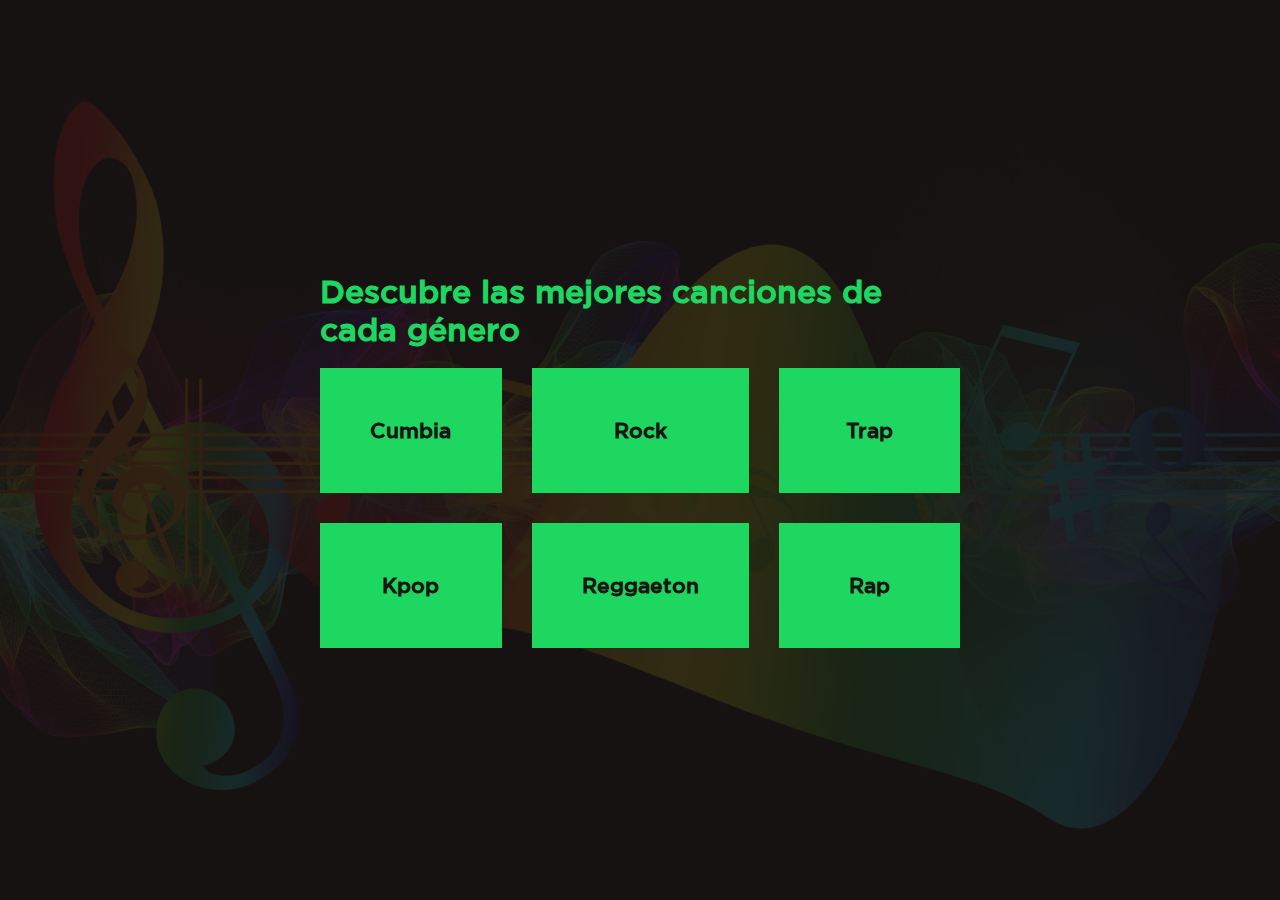
<file: index.html>
<!DOCTYPE html>
<html lang="en">
<head>
  <meta charset="UTF-8">
  <meta http-equiv="X-UA-Compatible" content="IE=edge">
  <meta name="viewport" content="width=device-width, initial-scale=1.0">
  <title>Inicio</title>
  <link rel="stylesheet" href="styles.css">
</head>
<body class="index">
  <div class="wrapper">
    <h1>Descubre las mejores canciones de cada género</h1>
    <div class="grid">
      <a href="./cumbia.html">Cumbia</a>
      <a href="./rock.html">Rock</a>
      <a href="./trap.html">Trap</a>
      <a href="./kpop.html">Kpop</a>
      <a href="./reggaeton.html">Reggaeton</a>
      <a href="./rap.html">Rap</a>
     </div>
  </div>
  </div>
</body>
</html>
</file>
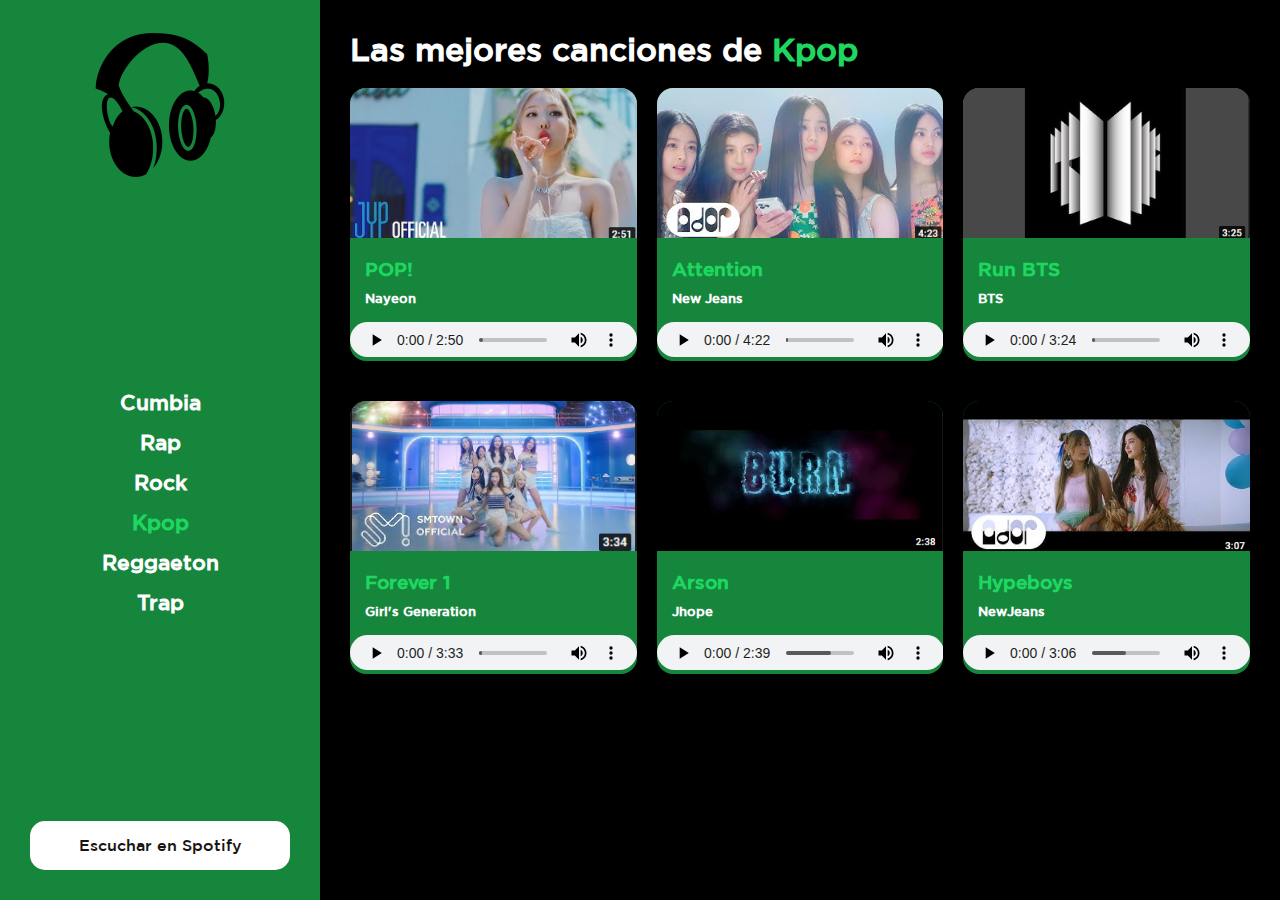
<file: kpop.html>
<!DOCTYPE html>
<html lang="en">
<head>
    <meta charset="UTF-8">
    <meta http-equiv="X-UA-Compatible" content="IE=edge">
    <meta name="viewport" content="width=device-width, initial-scale=1.0">
    <title>Las mejores canciones de Kpop</title>
    <link rel="stylesheet" href="styles.css">
    <link rel="shortcut icon" href="./logo.png" type="image/x-icon">
</head>
<body>
  <div class="grid">
    <div class="left-navbar">
      <div class="logo">
        <img src="./logo.png" alt="Mejores canciones" width="150px">
      </div>
      <div class="nav">
        <a href="cumbia.html">Cumbia</a>
        <a href="rap.html">Rap</a>
        <a href="rock.html">Rock</a>
        <a href="kpop.html" class="active">Kpop</a>
        <a href="reggaeton.html">Reggaeton</a>
        <a href="trap.html">Trap</a>
      </div>
      <div class="footer">
        <a href="https://open.spotify.com/playlist/79y0xZWGc9Fs2358mwtwSF?si=f4314546dc1e4c83" target="_blank">Escuchar en Spotify</a>
      </div>
    </div>
    <div class="main">
      <h1>Las mejores canciones de <span>Kpop</span></h1>
      <div class="canciones">
        <div class="cancion">
          <div class="img">
            <img src="./Portadas/Kpop/pop!.png" alt="">
          </div>
          <h2>POP!</h2>
          <p>Nayeon</p>
          <div class="audio">
            <audio src="./Canciones/Kpop/pop!.mp3" controls></audio>
          </div>
        </div>
        <div class="cancion">
          <div class="img">
            <img src="./Portadas/Kpop/attention.png" alt="">
          </div>
          <h2>Attention</h2>
          <p>New Jeans</p>
          <div class="audio">
            <audio src="./Canciones/Kpop/attention.mp3" controls></audio>
          </div>
        </div>
        <div class="cancion">
          <div class="img">
            <img src="./Portadas/Kpop/run-bts.png" alt="">
          </div>
          <h2>Run BTS</h2>
          <p>BTS</p>
          <div class="audio">
            <audio src="./Canciones/Kpop/run-bts.mp3"controls></audio>
          </div>
        </div>
        <div class="cancion">
          <div class="img">
            <img src="./Portadas/Kpop/forever-1.png" alt="">
          </div>
          <h2>Forever 1</h2>
          <p>Girl's Generation</p>
          <div class="audio">
            <audio src="./Canciones/Kpop/forever-1.mp3" controls></audio>
          </div>
        </div>
        <div class="cancion">
          <div class="img">
            <img src="./Portadas/Kpop/arson.png" alt="">
          </div>
          <h2>Arson</h2>
          <p>Jhope</p>
          <div class="audio">
            <audio src="./Canciones/Kpop/arson.mp3" controls></audio>
          </div>
        </div>
        <div class="cancion">
          <div class="img">
            <img src="./Portadas/Kpop/hype-boys.png" alt="">
          </div>
          <h2>Hypeboys</h2>
          <p>NewJeans</p>
          <div class="audio">
            <audio src="./Canciones/Kpop/hype-boys.mp3" controls></audio>
          </div>
        </div>
      </div>
    </div>
  </div>
</body>
</html>
</file>
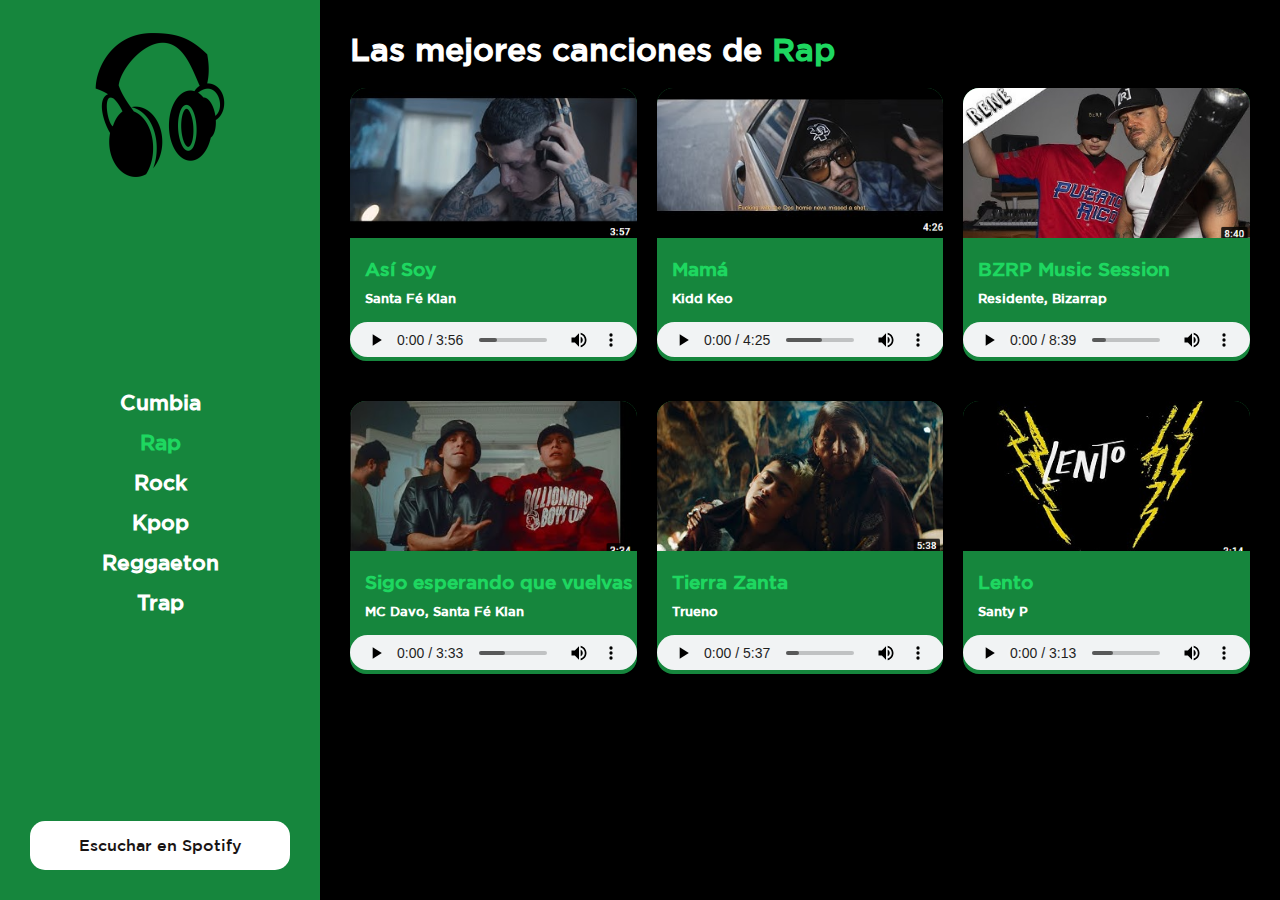
<file: rap.html>
<!DOCTYPE html>
<html lang="en">
<head>
    <meta charset="UTF-8">
    <meta http-equiv="X-UA-Compatible" content="IE=edge">
    <meta name="viewport" content="width=device-width, initial-scale=1.0">
    <title>Las mejores canciones de Rap</title>
    <link rel="stylesheet" href="styles.css">
    <link rel="shortcut icon" href="./logo.png" type="image/x-icon">
</head>
<body>
  <div class="grid">
    <div class="left-navbar">
      <div class="logo">
        <img src="./logo.png" alt="Mejores canciones" width="150px">
      </div>
      <div class="nav">
        <a href="cumbia.html">Cumbia</a>
        <a href="rap.html" class="active">Rap</a>
        <a href="rock.html">Rock</a>
        <a href="kpop.html">Kpop</a>
        <a href="reggaeton.html">Reggaeton</a>
        <a href="trap.html">Trap</a>
      </div>
      <div class="footer">
        <a href="https://open.spotify.com/playlist/1Zj0TQFNJqUchNh6XFH4aZ?si=fe1888d27b434b85" target="_blank">Escuchar en Spotify</a>
      </div>
    </div>
    <div class="main">
      <h1>Las mejores canciones de <span>Rap</span></h1>
      <div class="canciones">
        <div class="cancion">
          <div class="img">
            <img src="./Portadas/Rap/soy.png" alt="">
          </div>
          <h2>Así Soy </h2>
          <p>Santa Fé Klan</p>
          <div class="audio">
            <audio src="./Canciones/Rap/asi-soy.mp3" controls></audio>
          </div>
        </div>
        <div class="cancion">
          <div class="img">
            <img src="./Portadas/Rap/mama.png" alt="">
          </div>
          <h2>Mamá </h2>
          <p>Kidd Keo </p>
          <div class="audio">
            <audio src="./Canciones/Rap/mama-kidd-keo.mp3" controls></audio>
          </div>
        </div>
        <div class="cancion">
          <div class="img">
            <img src="./Portadas/Rap/residente-bzrp-music.png" alt="">
          </div>
          <h2>BZRP Music Session </h2>
          <p>Residente, Bizarrap</p>
          <div class="audio">
            <audio src="./Canciones/Rap/residente-bzrp-music.mp3"controls></audio>
          </div>
        </div>
        <div class="cancion">
          <div class="img">
            <img src="./Portadas/Rap/sigo-esperando-que-vuelvas.png" alt="">
          </div>
          <h2>Sigo esperando que vuelvas </h2>
          <p>MC Davo, Santa Fé Klan</p>
          <div class="audio">
            <audio src="./Canciones/Rap/sigo-esperando-que-vuelvas.mp3" controls></audio>
          </div>
        </div>
        <div class="cancion">
          <div class="img">
            <img src="./Portadas/Rap/tierra-zanta.png" alt="">
          </div>
          <h2>Tierra Zanta</h2>
          <p>Trueno</p>
          <div class="audio">
            <audio src="./Canciones/Rap/tierra-zanta.mp3" controls></audio>
          </div>
        </div>
        <div class="cancion">
          <div class="img">
            <img src="./Portadas/Rap/lento.png" alt="">
          </div>
          <h2>Lento</h2>
          <p>Santy P </p>
          <div class="audio">
            <audio src="./Canciones/Rap/lento.mp3" controls></audio>
          </div>
        </div>
      </div>
    </div>
  </div>
</body>
</html>
</file>
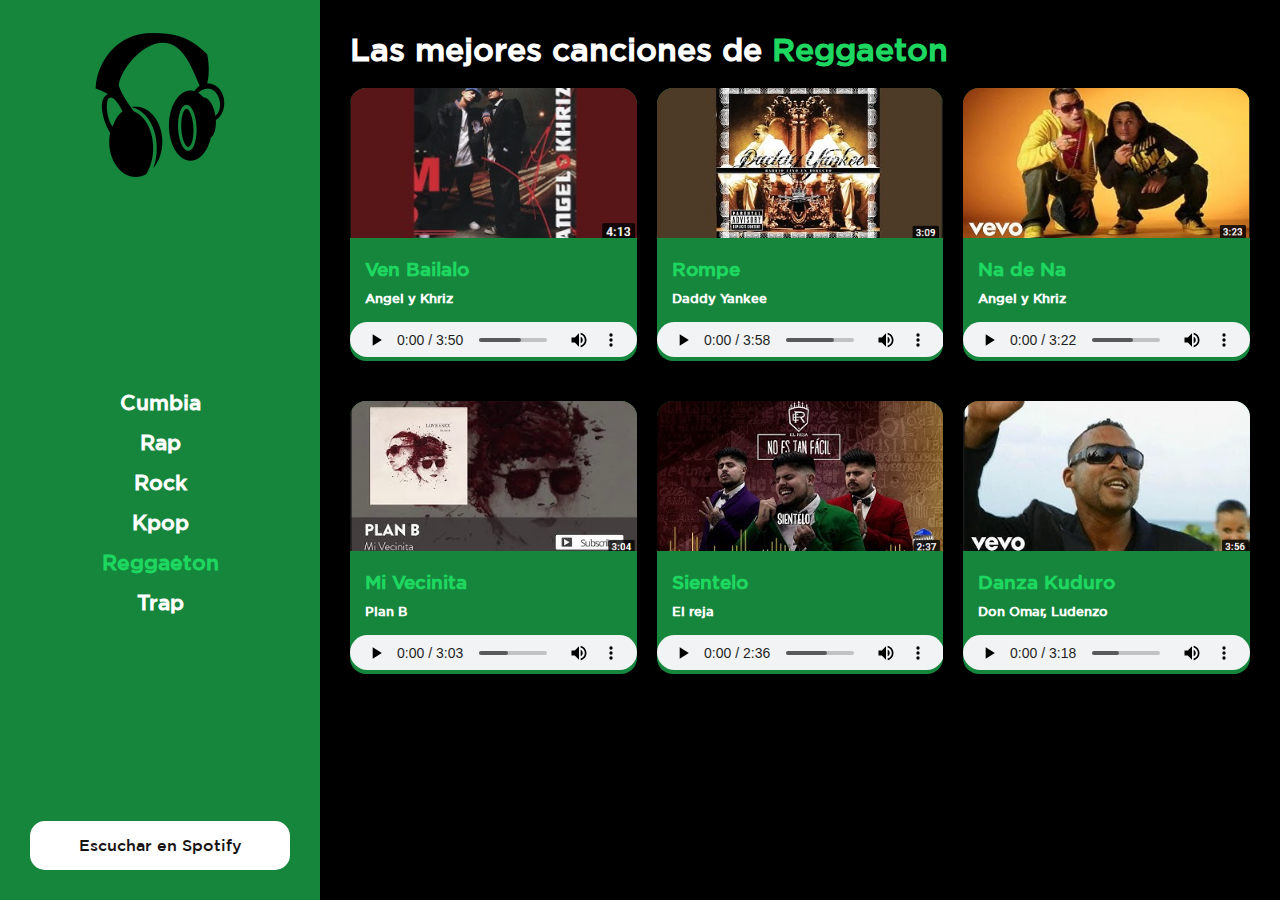
<file: reggaeton.html>
<!DOCTYPE html>
<html lang="en">
<head>
    <meta charset="UTF-8">
    <meta http-equiv="X-UA-Compatible" content="IE=edge">
    <meta name="viewport" content="width=device-width, initial-scale=1.0">
    <title>Las mejores canciones de Reggaeton</title>
    <link rel="stylesheet" href="styles.css">
    <link rel="shortcut icon" href="./logo.png" type="image/x-icon">
</head>
<body>
  <div class="grid">
    <div class="left-navbar">
      <div class="logo">
        <img src="./logo.png" alt="Mejores canciones" width="150px">
      </div>
      <div class="nav">
        <a href="cumbia.html">Cumbia</a>
        <a href="rap.html">Rap</a>
        <a href="rock.html">Rock</a>
        <a href="kpop.html">Kpop</a>
        <a href="reggaeton.html"  class="active">Reggaeton</a>
        <a href="trap.html">Trap</a>
      </div>
      <div class="footer">
        <a href="https://open.spotify.com/playlist/1U1PhhFP5veedQr8Tsdzpj?si=3c3836b18a2a4511" target="_blank">Escuchar en Spotify</a>
      </div>
    </div>
    <div class="main">
      <h1>Las mejores canciones de <span>Reggaeton</span></h1>
      <div class="canciones">
        <div class="cancion">
          <div class="img">
            <img src="./Portadas/Reggaeton/ven-bailalo.png" alt="">
          </div>
          <h2>Ven Bailalo</h2>
          <p>Angel y Khriz</p>
          <div class="audio">
            <audio src="./Canciones/Reggaeton/ven-bailalo.mp3" controls></audio>
          </div>
        </div>
        <div class="cancion">
          <div class="img">
            <img src="./Portadas/Reggaeton/rompe.png" alt="">
          </div>
          <h2>Rompe</h2>
          <p>Daddy Yankee</p>
          <div class="audio">
            <audio src="./Canciones/Reggaeton/rompe.mp3" controls></audio>
          </div>
        </div>
        <div class="cancion">
          <div class="img">
            <img src="./Portadas/Reggaeton/na-de-na.png" alt="">
          </div>
          <h2>Na de Na</h2>
          <p>Angel y Khriz</p>
          <div class="audio">
            <audio src="./Canciones/Reggaeton/na-de-na.mp3"controls></audio>
          </div>
        </div>
        <div class="cancion">
          <div class="img">
            <img src="./Portadas/Reggaeton/plan-b.png" alt="">
          </div>
          <h2>Mi Vecinita</h2>
          <p>Plan B</p>
          <div class="audio">
            <audio src="./Canciones/Reggaeton/mi-vecinita.mp3" controls></audio>
          </div>
        </div>
        <div class="cancion">
          <div class="img">
            <img src="./Portadas/Reggaeton/sientelo.png" alt="">
          </div>
          <h2>Sientelo</h2>
          <p>El reja</p>
          <div class="audio">
            <audio src="./Canciones/Reggaeton/sientelo.mp3" controls></audio>
          </div>
        </div>
        <div class="cancion">
          <div class="img">
            <img src="./Portadas/Reggaeton/danza-kuduro.png" alt="">
          </div>
          <h2>Danza Kuduro</h2>
          <p>Don Omar, Ludenzo</p>
          <div class="audio">
            <audio src="./Canciones/Reggaeton/danza-kuduro.mp3" controls></audio>
          </div>
        </div>
      </div>
    </div>
  </div>
</body>
</html>
</file>
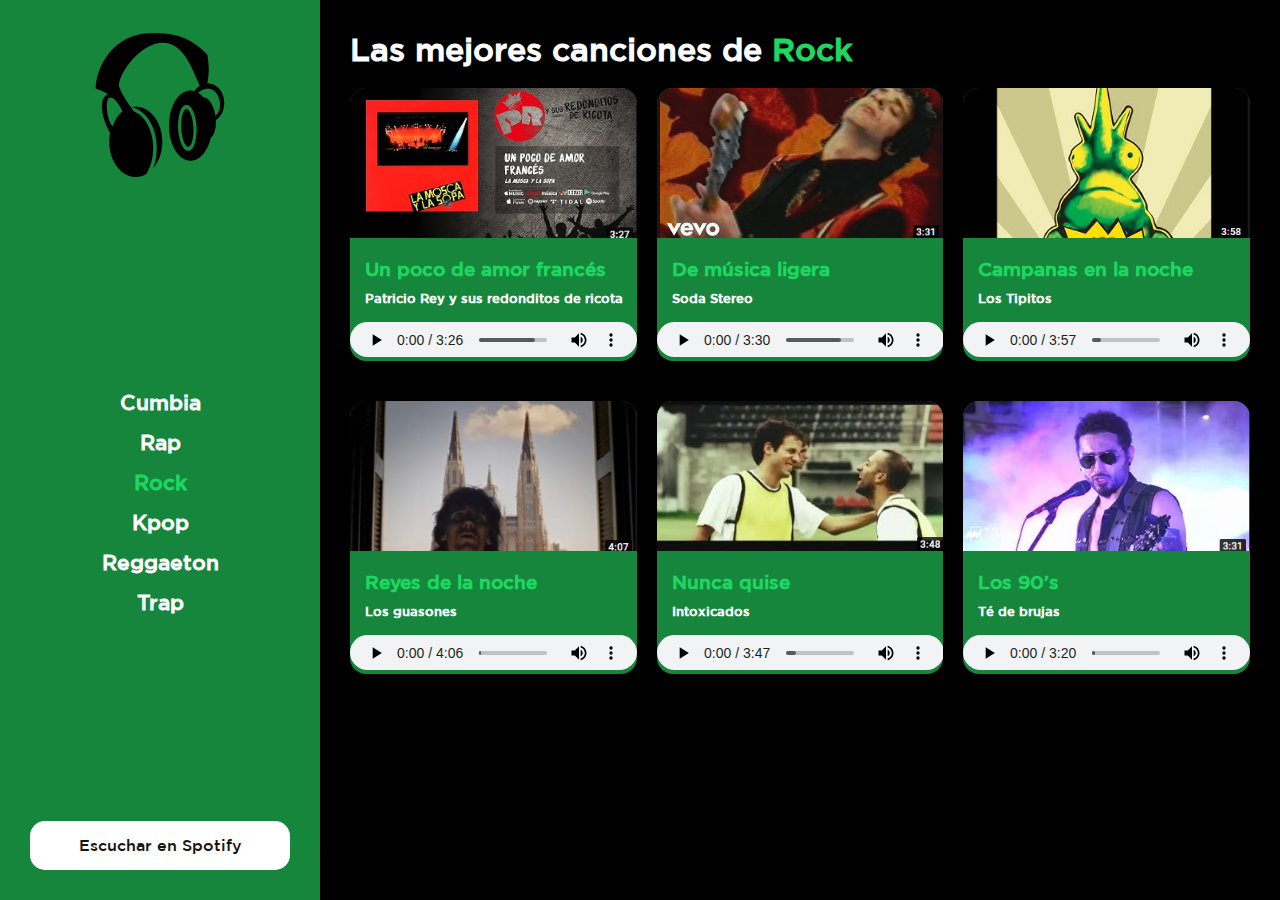
<file: rock.html>
<!DOCTYPE html>
<html lang="en">
<head>
    <meta charset="UTF-8">
    <meta http-equiv="X-UA-Compatible" content="IE=edge">
    <meta name="viewport" content="width=device-width, initial-scale=1.0">
    <title>Las mejores canciones de Rock</title>
    <link rel="stylesheet" href="styles.css">
    <link rel="shortcut icon" href="./logo.png" type="image/x-icon">
</head>
<body>
  <div class="grid">
    <div class="left-navbar">
      <div class="logo">
        <img src="./logo.png" alt="Mejores canciones" width="150px">
      </div>
      <div class="nav">
        <a href="cumbia.html">Cumbia</a>
        <a href="rap.html">Rap</a>
        <a href="rock.html"  class="active">Rock</a>
        <a href="kpop.html">Kpop</a>
        <a href="reggaeton.html">Reggaeton</a>
        <a href="trap.html">Trap</a>
      </div>
      <div class="footer">
        <a href="https://open.spotify.com/playlist/14oqd9jmEAWGgNAAU8pQE1?si=a63587de450e47b2" target="_blank">Escuchar en Spotify</a>
      </div>
    </div>
    <div class="main">
      <h1>Las mejores canciones de <span>Rock</span></h1>
      <div class="canciones">
        <div class="cancion">
          <div class="img">
            <img src="./Portadas/Rock/un-poco-de-amor-frances.png" alt="">
          </div>
          <h2>Un poco de amor francés</h2>
          <p>Patricio Rey y sus redonditos de ricota</p>
          <div class="audio">
            <audio src="./Canciones/Rock/un-poco-de-amor-frances.mp3" controls></audio>
          </div>
        </div>
        <div class="cancion">
          <div class="img">
            <img src="./Portadas/Rock/de-musica-ligera.png" alt="">
          </div>
          <h2>De música ligera</h2>
          <p>Soda Stereo</p>
          <div class="audio">
            <audio src="./Canciones/Rock/de-musica-ligera.mp3" controls></audio>
          </div>
        </div>
        <div class="cancion">
          <div class="img">
            <img src="./Portadas/Rock/campanas-en-la-noche.png" alt="">
          </div>
          <h2>Campanas en la noche</h2>
          <p>Los Tipitos</p>
          <div class="audio">
            <audio src="./Canciones/Rock/campanas-en-la-noche.mp3"controls></audio>
          </div>
        </div>
        <div class="cancion">
          <div class="img">
            <img src="./Portadas/Rock/reyes-de-la-noche.png" alt="">
          </div>
          <h2>Reyes de la noche </h2>
          <p>Los guasones</p>
          <div class="audio">
            <audio src="./Canciones/Rock/reyes-de-la-noche.mp3" controls></audio>
          </div>
        </div>
        <div class="cancion">
          <div class="img">
            <img src="./Portadas/Rock/nunca-quise.png" alt="">
          </div>
          <h2>Nunca quise</h2>
          <p>Intoxicados</p>
          <div class="audio">
            <audio src="./Canciones/Rock/nunca-quise.mp3" controls></audio>
          </div>
        </div>
        <div class="cancion">
          <div class="img">
            <img src="./Portadas/Rock/los-90.png" alt="">
          </div>
          <h2>Los 90's</h2>
          <p>Té de brujas </p>
          <div class="audio">
            <audio src="./Canciones/Rock/los-90's.mp3" controls></audio>
          </div>
        </div>
      </div>
    </div>
  </div>
</body>
</html>
</file>
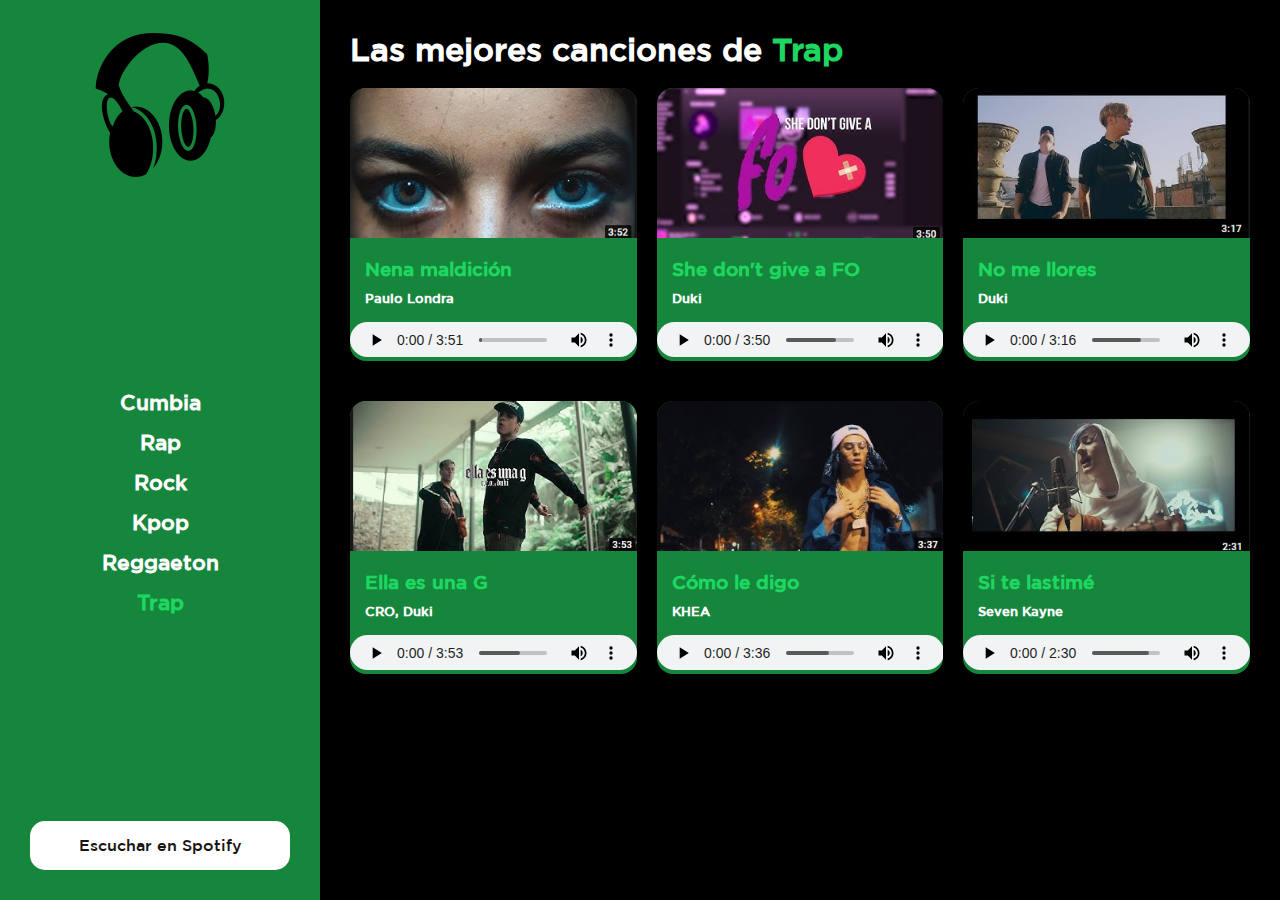
<file: trap.html>
<!DOCTYPE html>
<html lang="en">
<head>
    <meta charset="UTF-8">
    <meta http-equiv="X-UA-Compatible" content="IE=edge">
    <meta name="viewport" content="width=device-width, initial-scale=1.0">
    <title>Las mejores canciones de Trap</title>
    <link rel="stylesheet" href="styles.css">
    <link rel="shortcut icon" href="./logo.png" type="image/x-icon">
</head>
<body>
  <div class="grid">
    <div class="left-navbar">
      <div class="logo">
        <img src="./logo.png" alt="Mejores canciones" width="150px">
      </div>
      <div class="nav">
        <a href="cumbia.html">Cumbia</a>
        <a href="rap.html">Rap</a>
        <a href="rock.html">Rock</a>
        <a href="kpop.html">Kpop</a>
        <a href="reggaeton.html">Reggaeton</a>
        <a href="trap.html"  class="active">Trap</a>
      </div>
      <div class="footer">
        <a href="https://open.spotify.com/playlist/1izHoPLyEW8wRSwGduq0W6?si=34a42277cce846e4" target="_blank">Escuchar en Spotify</a>
      </div>
    </div>
    <div class="main">
      <h1>Las mejores canciones de <span>Trap</span></h1>
      <div class="canciones">
        <div class="cancion">
          <div class="img">
            <img src="./Portadas/Trap/nena-maldicion.png" alt="">
          </div>
          <h2>Nena maldición</h2>
          <p>Paulo Londra</p>
          <div class="audio">
            <audio src="./Canciones/Trap/nena-maldicion.mp3" controls></audio>
          </div>
        </div>
        <div class="cancion">
          <div class="img">
            <img src="./Portadas/Trap/she-dont-give-a-fo.png" alt="">
          </div>
          <h2>She don't give a FO</h2>
          <p>Duki</p>
          <div class="audio">
            <audio src="./Canciones/Trap/she-don't-give-a-fo.mp3" controls></audio>
          </div>
        </div>
        <div class="cancion">
          <div class="img">
            <img src="./Portadas/Trap/no-me-llores.png" alt="">
          </div>
          <h2>No me llores</h2>
          <p>Duki</p>
          <div class="audio">
            <audio src="./Canciones/Trap/no-me-llores.mp3"controls></audio>
          </div>
        </div>
        <div class="cancion">
          <div class="img">
            <img src="./Portadas/Trap/ella-es-una-g.png" alt="">
          </div>
          <h2>Ella es una G</h2>
          <p>CRO, Duki</p>
          <div class="audio">
            <audio src="./Canciones/Trap/ella-es-una-g.mp3" controls></audio>
          </div>
        </div>
        <div class="cancion">
          <div class="img">
            <img src="./Portadas/Trap/como-le-digo.png" alt="">
          </div>
          <h2>Cómo le digo</h2>
          <p>KHEA</p>
          <div class="audio">
            <audio src="./Canciones/Trap/como-le-digo.mp3" controls></audio>
          </div>
        </div>
        <div class="cancion">
          <div class="img">
            <img src="./Portadas/Trap/si-te-lastime.png" alt="">
          </div>
          <h2>Si te lastimé</h2>
          <p>Seven Kayne</p>
          <div class="audio">
            <audio src="./Canciones/Trap/si-te-lastime.mp3" controls></audio>
          </div>
        </div>
      </div>
    </div>
  </div>
</body>
</html>
</file>
<file: styles.css>
@font-face {
    font-family: 'Gotham';
    src: url('./GothamFont/GothamMedium.ttf') format('truetype');
    font-style: normal;
    font-weight: normal;
}

:root{
    --verde-oscuro: #16863d;
    --verde-claro: #1ed760;
    --negro: #191414;
}

body {
    margin: 0;
    padding: 0;
}

* {
    font-family: 'Gotham';
    margin: 0;
    padding: 0;
    box-sizing: border-box;
}

table {
    margin: 0;
    padding: 0;
}

a {
    color: var(--negro);
    text-decoration: none;
    font-size: 1rem;
    transition: .3s;
}

.left-navbar {
    padding: 30px;
    height: 100vh;
    display: flex;
    width: 100%;
    flex-direction: column;
    align-items: space-around;
    justify-content: center;
    background-color: var(--verde-oscuro);
    color: var(--negro)
}

.logo {
    text-align: center;
}

.left-navbar a {
    display: block;
    text-align: center;
}

.nav {
    flex-grow: 1;
    display: flex;
    align-items: center;
    flex-direction: column;
    justify-content: center;
}

.nav a {
    margin-bottom: 15px;
    font-size: 1.3rem;
    font-weight: bold;
    color: white;
}

.nav a:hover{
    text-decoration: underline;
}

.nav a:nth-child(6) {
    margin-bottom: 0;
}

.footer a {
    padding: 15px;
    border-radius: 15px;
    background-color: white;
    transition: .3s;
}

.footer a:hover{
    background-color: black;
    color: white;
}

/* Main Section */ 

.main {
    padding: 30px;
    background-color: black;
    color: white;
    margin: 0;
    max-height: calc(100vh);
    overflow-x: hidden;
    overflow-y: scroll;
}

.main h1 {
     margin-bottom: 20px;
}

.main h1 span {
    color: var(--verde-claro)
}

.cancion img {
    width: 100%;
    height: 150px;
    object-fit: cover;
    display: block;
    border-radius: 1rem 1rem 0 0;
}

.cancion {
    text-align: center;
    max-height: 40vh;
    margin-bottom: 20px;
    background: var(--verde-oscuro);
    border-radius: 1rem;
}

.img {
  text-align: center;
  margin-bottom: 20px;
}

.cancion h2 {
    font-size: 1.2rem;
    padding-left: 15px;
    margin-bottom: 10px;
    color: var(--verde-claro);
    text-align-last: left;
}

.cancion p {
    font-size: .8rem;
    padding-left: 15px;
    margin-bottom: 15px;
    text-align: left;
    font-weight: bold;
}


.grid {
  display: grid;
  grid-template-columns: 1fr 3fr;
}


.canciones {
  display: grid;
  grid-template-columns: repeat(3, 1fr);
  gap: 20px;
}

.audio audio{
  height: 35px;
  width: 100%;
  border-radius: none;
}

a.active {
  color: var(--verde-claro);
}

.index {
  background-image: url('bg-image.jpg');
  background-repeat: none;
  background-size: cover;
  background-position: center;
  background-color: rgba(0, 0, 0, 1);
  color: var(--verde-claro);
  display: grid;
  place-items: center;
  min-height: 100vh;
  position: relative;
}
  
.index::before {
  content    : "";
  background : var(--negro);
  display    : block;
  position   : absolute;
  opacity    : 0.9;
  height: 100vh;
  width: 100%;
  z-index: 10;
}

.wrapper {
  max-width: 50%;
  margin: auto;
  z-index: 20;
}

.wrapper .grid {
  grid-template-columns: repeat(3, 1fr);
  gap: 30px;
}

.wrapper h1 {
  margin: 20px 0;
  color: var(--verde-claro)
}


.genero {
  padding: 40px;
  background-color: var(--verde-claro);
  text-align: center;
  transition: all .3s;
}

.index .grid a {
  display: block;
  background: var(--verde-claro);
  padding: 50px;
  text-align: center;
  font-size: 1.3rem;
  font-weight: bold;
}

.index .grid a:hover{
  background-color: var(--verde-oscuro);
}
</file>
